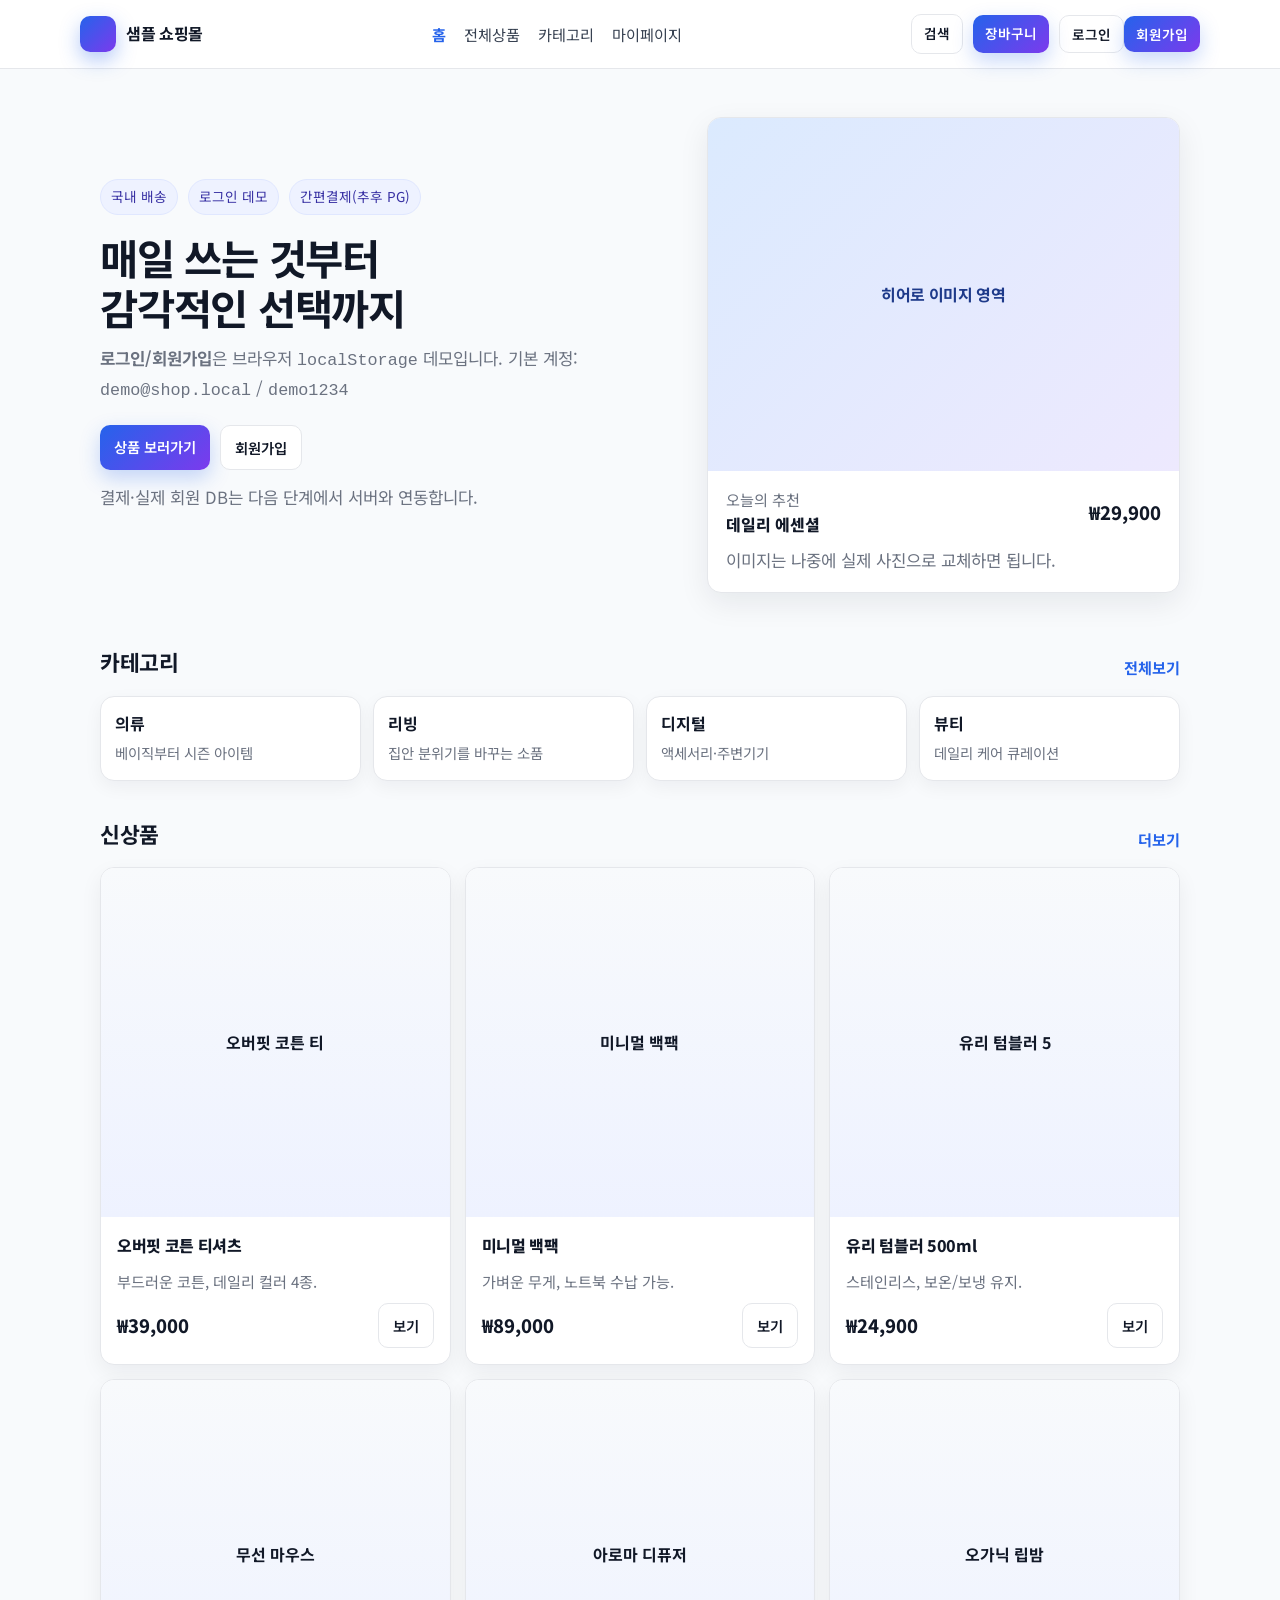
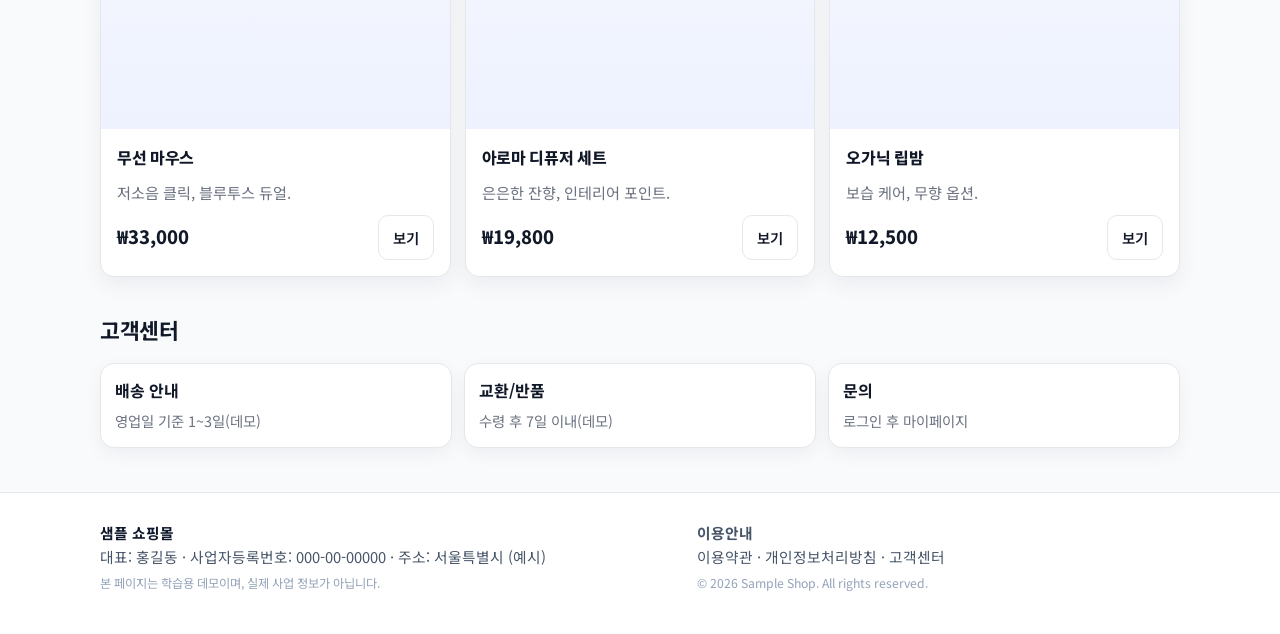
<file: index.html>
<!DOCTYPE html>
<html lang="ko">
<head>
  <meta charset="UTF-8" />
  <meta name="viewport" content="width=device-width, initial-scale=1" />
  <title>샘플 쇼핑몰 | 메인</title>
  <meta name="description" content="학습용 샘플 쇼핑몰 메인 페이지입니다." />
  <link rel="preconnect" href="https://fonts.googleapis.com" />
  <link rel="preconnect" href="https://fonts.gstatic.com" crossorigin />
  <link href="https://fonts.googleapis.com/css2?family=Noto+Sans+KR:wght@400;600;700&display=swap" rel="stylesheet" />
  <link rel="stylesheet" href="css/styles.css" />
</head>
<body>
  <header>
    <div class="wrap nav">
      <a class="logo" href="index.html">
        <span class="logo-mark" aria-hidden="true"></span>
        <span>샘플 쇼핑몰</span>
      </a>
      <nav class="nav-links" aria-label="주요 메뉴">
        <a href="index.html" class="active">홈</a>
        <a href="products.html">전체상품</a>
        <a href="products.html#categories">카테고리</a>
        <a href="mypage.html">마이페이지</a>
      </nav>
      <div class="nav-actions">
        <a class="btn btn-ghost btn-sm" href="products.html">검색</a>
        <a class="btn btn-primary btn-sm" href="cart.html">장바구니 <span id="nav-cart-badge"></span></a>
        <span id="nav-auth"></span>
      </div>
    </div>
  </header>

  <main>
    <section class="hero">
      <div class="wrap hero-grid">
        <div>
          <div class="hero-badges" aria-hidden="true">
            <span class="badge">국내 배송</span>
            <span class="badge">로그인 데모</span>
            <span class="badge">간편결제(추후 PG)</span>
          </div>
          <h1>매일 쓰는 것부터<br />감각적인 선택까지</h1>
          <p>
            <strong>로그인/회원가입</strong>은 브라우저 <code>localStorage</code> 데모입니다.  
            기본 계정: <code>demo@shop.local</code> / <code>demo1234</code>
          </p>
          <div style="display:flex; gap:10px; flex-wrap:wrap;">
            <a class="btn btn-primary" href="products.html">상품 보러가기</a>
            <a class="btn" href="signup.html">회원가입</a>
          </div>
          <p class="muted" style="margin-top:14px;">결제·실제 회원 DB는 다음 단계에서 서버와 연동합니다.</p>
        </div>

        <aside class="hero-card" aria-label="추천 상품 카드">
          <div class="img">히어로 이미지 영역</div>
          <div class="body">
            <div class="mini-row">
              <div>
                <div class="muted">오늘의 추천</div>
                <div style="font-weight:800;">데일리 에센셜</div>
              </div>
              <div class="price">₩29,900</div>
            </div>
            <p class="muted" style="margin:10px 0 0;">이미지는 나중에 실제 사진으로 교체하면 됩니다.</p>
          </div>
        </aside>
      </div>
    </section>

    <section id="categories">
      <div class="wrap">
        <div class="section-head">
          <h2>카테고리</h2>
          <a class="link" href="products.html">전체보기</a>
        </div>
        <div class="cats">
          <div class="cat"><strong>의류</strong><span>베이직부터 시즌 아이템</span></div>
          <div class="cat"><strong>리빙</strong><span>집안 분위기를 바꾸는 소품</span></div>
          <div class="cat"><strong>디지털</strong><span>액세서리·주변기기</span></div>
          <div class="cat"><strong>뷰티</strong><span>데일리 케어 큐레이션</span></div>
        </div>
      </div>
    </section>

    <section id="products">
      <div class="wrap">
        <div class="section-head">
          <h2>신상품</h2>
          <a class="link" href="products.html">더보기</a>
        </div>
        <div class="grid" id="home-products"></div>
      </div>
    </section>

    <section id="support">
      <div class="wrap">
        <div class="section-head">
          <h2>고객센터</h2>
        </div>
        <div class="cats" style="grid-template-columns: repeat(3, 1fr);">
          <div class="cat"><strong>배송 안내</strong><span>영업일 기준 1~3일(데모)</span></div>
          <div class="cat"><strong>교환/반품</strong><span>수령 후 7일 이내(데모)</span></div>
          <div class="cat"><strong>문의</strong><span>로그인 후 마이페이지</span></div>
        </div>
      </div>
    </section>
  </main>

  <footer>
    <div class="wrap foot-grid">
      <div>
        <strong style="color:#0f172a;">샘플 쇼핑몰</strong>
        <div>대표: 홍길동 · 사업자등록번호: 000-00-00000 · 주소: 서울특별시 (예시)</div>
        <small>본 페이지는 학습용 데모이며, 실제 사업 정보가 아닙니다.</small>
      </div>
      <div>
        <div><strong>이용안내</strong></div>
        <div>이용약관 · 개인정보처리방침 · 고객센터</div>
        <small>© <span id="year"></span> Sample Shop. All rights reserved.</small>
      </div>
    </div>
  </footer>

  <script src="js/data.js"></script>
  <script src="js/cart.js"></script>
  <script src="js/auth.js"></script>
  <script src="js/common.js"></script>
  <script>
    document.getElementById("year").textContent = new Date().getFullYear();
    (function () {
      var grid = document.getElementById("home-products");
      if (!grid || !window.SHOP_PRODUCTS) return;
      function fmt(n) { return "₩" + Number(n).toLocaleString("ko-KR"); }
      grid.innerHTML = SHOP_PRODUCTS.slice(0, 6)
        .map(function (p) {
          return (
            '<article class="product">' +
            '<a href="product-detail.html?id=' + encodeURIComponent(p.id) + '" class="thumb" style="text-decoration:none;color:inherit;">' + p.name.slice(0, 8) + "</a>" +
            '<div class="pbody">' +
            '<div class="title"><a href="product-detail.html?id=' + encodeURIComponent(p.id) + '" style="color:inherit;">' + p.name + "</a></div>" +
            '<p class="desc">' + p.desc + "</p>" +
            '<div class="row">' +
            '<div class="price">' + fmt(p.price) + "</div>" +
            '<a class="btn" href="product-detail.html?id=' + encodeURIComponent(p.id) + '">보기</a>' +
            "</div></div></article>"
          );
        })
        .join("");
    })();
  </script>
</body>
</html>
</file>
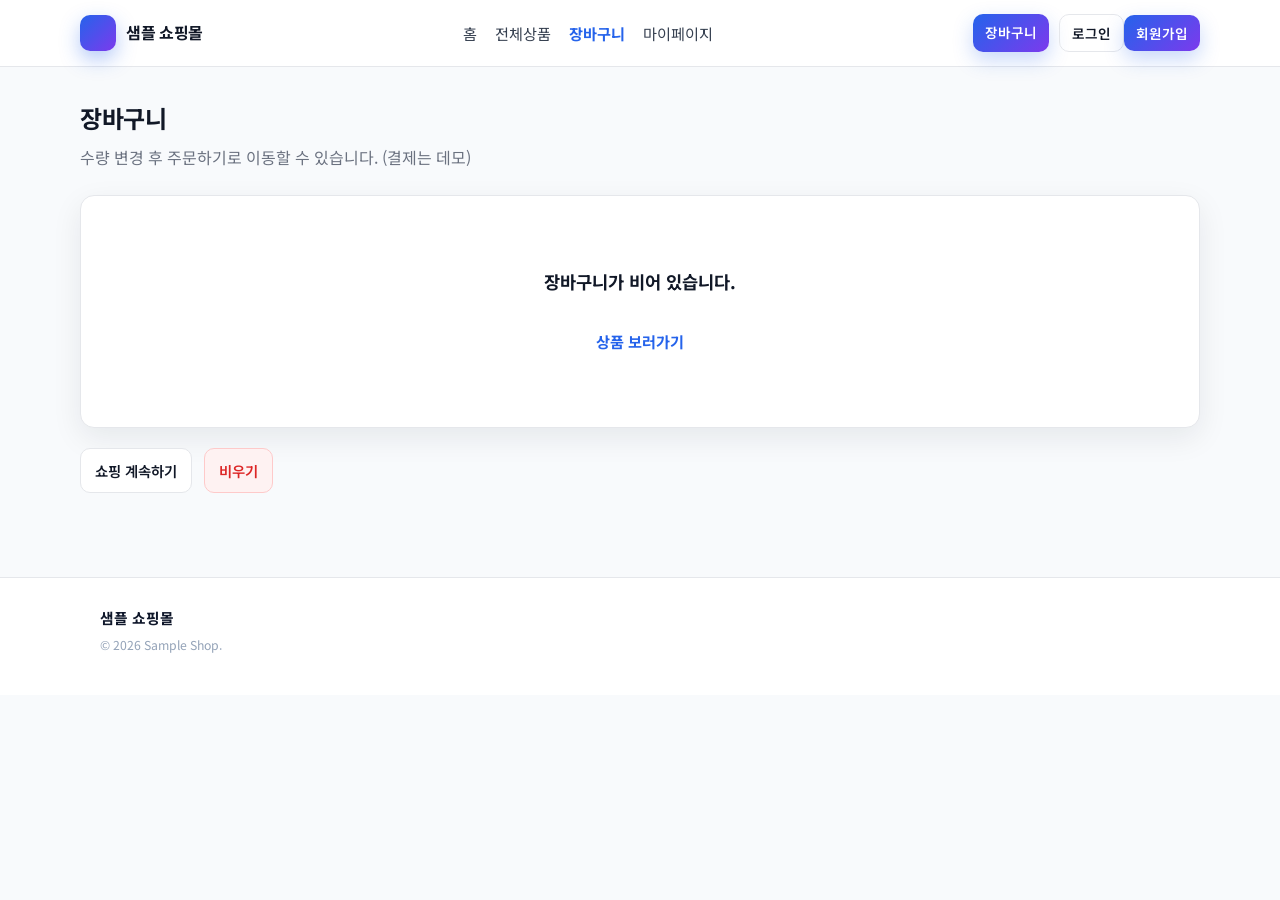
<file: cart.html>
<!DOCTYPE html>
<html lang="ko">
<head>
  <meta charset="UTF-8" />
  <meta name="viewport" content="width=device-width, initial-scale=1" />
  <title>장바구니 | 샘플 쇼핑몰</title>
  <link rel="preconnect" href="https://fonts.googleapis.com" />
  <link rel="preconnect" href="https://fonts.gstatic.com" crossorigin />
  <link href="https://fonts.googleapis.com/css2?family=Noto+Sans+KR:wght@400;600;700&display=swap" rel="stylesheet" />
  <link rel="stylesheet" href="css/styles.css" />
</head>
<body>
  <header>
    <div class="wrap nav">
      <a class="logo" href="index.html">
        <span class="logo-mark"></span>
        <span>샘플 쇼핑몰</span>
      </a>
      <nav class="nav-links">
        <a href="index.html">홈</a>
        <a href="products.html">전체상품</a>
        <a href="cart.html" class="active">장바구니</a>
        <a href="mypage.html">마이페이지</a>
      </nav>
      <div class="nav-actions">
        <a class="btn btn-primary btn-sm" href="cart.html">장바구니 <span id="nav-cart-badge"></span></a>
        <span id="nav-auth"></span>
      </div>
    </div>
  </header>

  <main class="wrap" style="padding:32px 0 48px;">
    <h1 class="page-title">장바구니</h1>
    <p class="page-lead">수량 변경 후 주문하기로 이동할 수 있습니다. (결제는 데모)</p>

    <div id="cart-root"></div>

    <div style="margin-top:20px; display:flex; gap:12px; flex-wrap:wrap;">
      <a class="btn" href="products.html">쇼핑 계속하기</a>
      <button type="button" class="btn btn-danger" id="btn-clear">비우기</button>
    </div>
  </main>

  <footer>
    <div class="wrap foot-grid">
      <div>
        <strong style="color:#0f172a;">샘플 쇼핑몰</strong>
        <small>© <span id="year"></span> Sample Shop.</small>
      </div>
    </div>
  </footer>

  <script src="js/data.js"></script>
  <script src="js/cart.js"></script>
  <script src="js/auth.js"></script>
  <script src="js/common.js"></script>
  <script>
    document.getElementById("year").textContent = new Date().getFullYear();

    function findProduct(id) {
      return SHOP_PRODUCTS.find(function (x) { return x.id === id; });
    }

    function fmt(n) { return "₩" + Number(n).toLocaleString("ko-KR"); }

    function render() {
      var root = document.getElementById("cart-root");
      var items = ShopCart.load();
      if (items.length === 0) {
        root.innerHTML =
          '<div class="card-panel"><div class="empty-state"><strong>장바구니가 비어 있습니다.</strong><br />' +
          '<a class="link" href="products.html">상품 보러가기</a></div></div>';
        return;
      }

      var rows = [];
      var sum = 0;
      items.forEach(function (line) {
        var p = findProduct(line.id);
        if (!p) return;
        var sub = p.price * line.qty;
        sum += sub;
        rows.push(
          "<tr>" +
          "<td><a class=\"link\" href=\"product-detail.html?id=" + encodeURIComponent(p.id) + "\">" + p.name + "</a></td>" +
          "<td>" + fmt(p.price) + "</td>" +
          "<td>" +
          '<input type="number" min="1" data-id="' +
          p.id +
          '" class="cart-qty" value="' +
          line.qty +
          '" style="width:64px;padding:6px;border-radius:8px;border:1px solid var(--border);" />' +
          "</td>" +
          "<td>" + fmt(sub) + "</td>" +
          "<td><button type=\"button\" class=\"btn btn-sm btn-danger\" data-remove=\"" +
          p.id +
          '">삭제</button></td>' +
          "</tr>"
        );
      });

      root.innerHTML =
        '<div class="table-wrap card-panel" style="padding:0;">' +
        "<table class=\"simple\"><thead><tr>" +
        "<th>상품</th><th>가격</th><th>수량</th><th>소계</th><th></th>" +
        "</tr></thead><tbody>" +
        rows.join("") +
        "</tbody></table></div>" +
        '<div style="display:flex; justify-content:space-between; align-items:center; margin-top:16px; flex-wrap:wrap; gap:12px;">' +
        "<div><strong>합계</strong> <span style=\"font-size:1.25rem;\">" + fmt(sum) + "</span></div>" +
        '<a class="btn btn-primary" href="checkout.html">주문하기</a>' +
        "</div>";

      root.querySelectorAll(".cart-qty").forEach(function (inp) {
        inp.addEventListener("change", function () {
          var id = inp.getAttribute("data-id");
          ShopCart.setQty(id, inp.value);
          render();
          var badge = document.getElementById("nav-cart-badge");
          if (badge) badge.textContent = ShopCart.count() > 0 ? "(" + ShopCart.count() + ")" : "";
        });
      });
      root.querySelectorAll("[data-remove]").forEach(function (btn) {
        btn.addEventListener("click", function () {
          ShopCart.remove(btn.getAttribute("data-remove"));
          render();
          var badge = document.getElementById("nav-cart-badge");
          if (badge) badge.textContent = ShopCart.count() > 0 ? "(" + ShopCart.count() + ")" : "";
        });
      });
    }

    document.getElementById("btn-clear").addEventListener("click", function () {
      if (confirm("장바구니를 비울까요?")) {
        ShopCart.clear();
        render();
        var badge = document.getElementById("nav-cart-badge");
        if (badge) badge.textContent = "";
      }
    });

    render();
  </script>
</body>
</html>
</file>
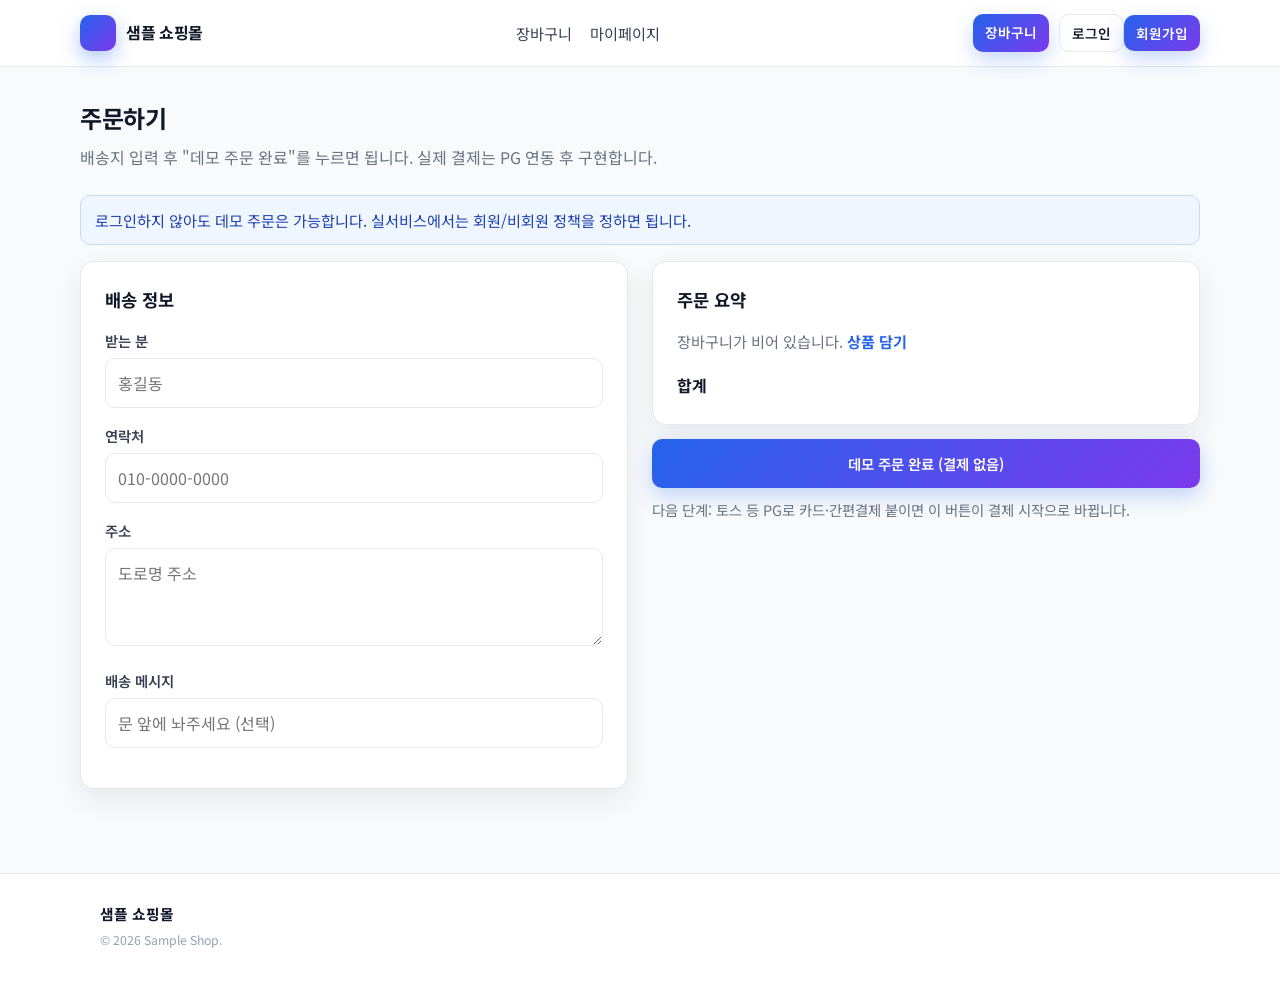
<file: checkout.html>
<!DOCTYPE html>
<html lang="ko">
<head>
  <meta charset="UTF-8" />
  <meta name="viewport" content="width=device-width, initial-scale=1" />
  <title>주문/결제 | 샘플 쇼핑몰</title>
  <link rel="preconnect" href="https://fonts.googleapis.com" />
  <link rel="preconnect" href="https://fonts.gstatic.com" crossorigin />
  <link href="https://fonts.googleapis.com/css2?family=Noto+Sans+KR:wght@400;600;700&display=swap" rel="stylesheet" />
  <link rel="stylesheet" href="css/styles.css" />
</head>
<body>
  <header>
    <div class="wrap nav">
      <a class="logo" href="index.html">
        <span class="logo-mark"></span>
        <span>샘플 쇼핑몰</span>
      </a>
      <nav class="nav-links">
        <a href="cart.html">장바구니</a>
        <a href="mypage.html">마이페이지</a>
      </nav>
      <div class="nav-actions">
        <a class="btn btn-primary btn-sm" href="cart.html">장바구니 <span id="nav-cart-badge"></span></a>
        <span id="nav-auth"></span>
      </div>
    </div>
  </header>

  <main class="wrap" style="padding:32px 0 48px;">
    <h1 class="page-title">주문하기</h1>
    <p class="page-lead">배송지 입력 후 &quot;데모 주문 완료&quot;를 누르면 됩니다. 실제 결제는 PG 연동 후 구현합니다.</p>

    <div class="alert alert-info">
      로그인하지 않아도 데모 주문은 가능합니다. 실서비스에서는 회원/비회원 정책을 정하면 됩니다.
    </div>

    <div class="split-2">
      <div class="card-panel">
        <h2 style="margin-top:0;font-size:1.1rem;">배송 정보</h2>
        <div class="form-group">
          <label for="recv">받는 분</label>
          <input type="text" id="recv" placeholder="홍길동" />
        </div>
        <div class="form-group">
          <label for="phone">연락처</label>
          <input type="tel" id="phone" placeholder="010-0000-0000" />
        </div>
        <div class="form-group">
          <label for="addr">주소</label>
          <textarea id="addr" rows="3" placeholder="도로명 주소"></textarea>
        </div>
        <div class="form-group">
          <label for="msg">배송 메시지</label>
          <input type="text" id="msg" placeholder="문 앞에 놔주세요 (선택)" />
        </div>
      </div>

      <div>
        <div class="card-panel" style="margin-bottom:14px;">
          <h2 style="margin-top:0;font-size:1.1rem;">주문 요약</h2>
          <div id="checkout-lines" class="muted">불러오는 중…</div>
          <p style="margin:16px 0 0;"><strong>합계</strong> <span id="checkout-sum" style="font-size:1.2rem;"></span></p>
        </div>
        <button type="button" class="btn btn-primary" id="btn-submit" style="width:100%; padding:14px;">
          데모 주문 완료 (결제 없음)
        </button>
        <p class="muted" style="font-size:0.9rem; margin-top:10px;">
          다음 단계: 토스 등 PG로 카드·간편결제 붙이면 이 버튼이 결제 시작으로 바뀝니다.
        </p>
      </div>
    </div>
  </main>

  <footer>
    <div class="wrap foot-grid">
      <div>
        <strong style="color:#0f172a;">샘플 쇼핑몰</strong>
        <small>© <span id="year"></span> Sample Shop.</small>
      </div>
    </div>
  </footer>

  <script src="js/data.js"></script>
  <script src="js/cart.js"></script>
  <script src="js/auth.js"></script>
  <script src="js/common.js"></script>
  <script>
    document.getElementById("year").textContent = new Date().getFullYear();

    function findProduct(id) {
      return SHOP_PRODUCTS.find(function (x) { return x.id === id; });
    }
    function fmt(n) { return "₩" + Number(n).toLocaleString("ko-KR"); }

    (function () {
      var items = ShopCart.load();
      var el = document.getElementById("checkout-lines");
      var sumEl = document.getElementById("checkout-sum");
      if (items.length === 0) {
        el.innerHTML = '장바구니가 비어 있습니다. <a class="link" href="products.html">상품 담기</a>';
        sumEl.textContent = "";
        document.getElementById("btn-submit").disabled = true;
        return;
      }
      var sum = 0;
      var lines = items
        .map(function (line) {
          var p = findProduct(line.id);
          if (!p) return "";
          var sub = p.price * line.qty;
          sum += sub;
          return "<div style=\"margin-bottom:8px;\">" + p.name + " × " + line.qty + " = " + fmt(sub) + "</div>";
        })
        .join("");
      el.innerHTML = lines;
      sumEl.textContent = fmt(sum);
    })();

    document.getElementById("btn-submit").addEventListener("click", function () {
      if (ShopCart.load().length === 0) return;
      var recv = document.getElementById("recv").value.trim();
      var phone = document.getElementById("phone").value.trim();
      var addr = document.getElementById("addr").value.trim();
      if (!recv || !phone || !addr) {
        alert("받는 분, 연락처, 주소를 입력해 주세요.");
        return;
      }
      ShopCart.clear();
      window.location.href = "order-complete.html";
    });
  </script>
</body>
</html>
</file>
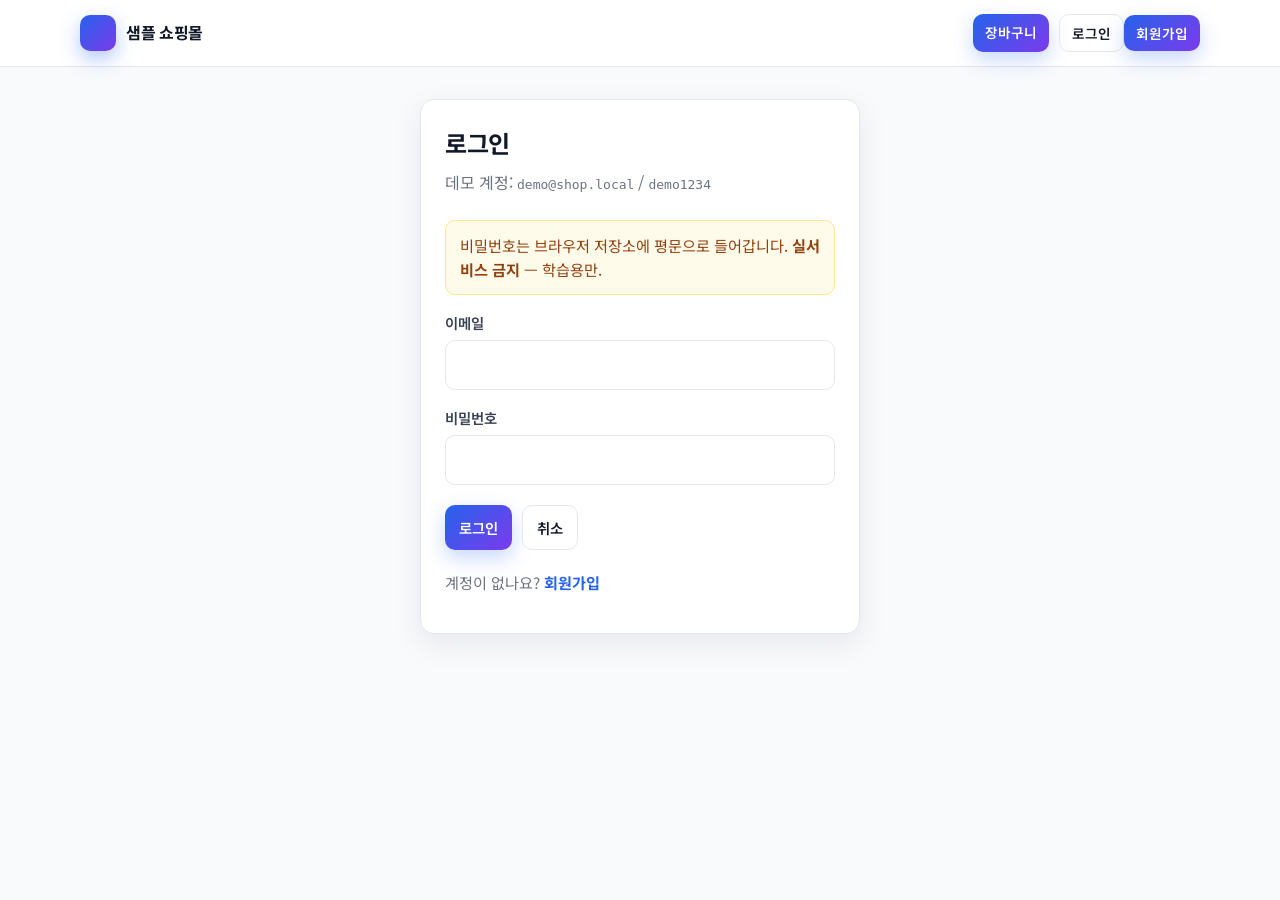
<file: login.html>
<!DOCTYPE html>
<html lang="ko">
<head>
  <meta charset="UTF-8" />
  <meta name="viewport" content="width=device-width, initial-scale=1" />
  <title>로그인 | 샘플 쇼핑몰</title>
  <link rel="preconnect" href="https://fonts.googleapis.com" />
  <link rel="preconnect" href="https://fonts.gstatic.com" crossorigin />
  <link href="https://fonts.googleapis.com/css2?family=Noto+Sans+KR:wght@400;600;700&display=swap" rel="stylesheet" />
  <link rel="stylesheet" href="css/styles.css" />
</head>
<body>
  <header>
    <div class="wrap nav">
      <a class="logo" href="index.html">
        <span class="logo-mark"></span>
        <span>샘플 쇼핑몰</span>
      </a>
      <div class="nav-actions" style="margin-left:auto;">
        <a class="btn btn-primary btn-sm" href="cart.html">장바구니 <span id="nav-cart-badge"></span></a>
        <span id="nav-auth"></span>
      </div>
    </div>
  </header>

  <main class="wrap auth-layout">
    <div class="card-panel">
      <h1 class="page-title">로그인</h1>
      <p class="page-lead">데모 계정: <code>demo@shop.local</code> / <code>demo1234</code></p>

      <div class="alert alert-warn" id="demo-note">
        비밀번호는 브라우저 저장소에 평문으로 들어갑니다. <strong>실서비스 금지</strong> — 학습용만.
      </div>

      <form id="form-login" novalidate>
        <div class="form-group">
          <label for="email">이메일</label>
          <input type="email" id="email" name="email" required autocomplete="username" />
        </div>
        <div class="form-group">
          <label for="password">비밀번호</label>
          <input type="password" id="password" name="password" required autocomplete="current-password" />
        </div>
        <p class="form-error" id="form-error">로그인에 실패했습니다.</p>
        <div class="form-actions">
          <button type="submit" class="btn btn-primary">로그인</button>
          <a class="btn" href="index.html">취소</a>
        </div>
      </form>

      <p style="margin-top:20px;" class="muted">
        계정이 없나요? <a class="link" href="signup.html">회원가입</a>
      </p>
    </div>
  </main>

  <script src="js/cart.js"></script>
  <script src="js/auth.js"></script>
  <script src="js/common.js"></script>
  <script>
    document.getElementById("form-login").addEventListener("submit", function (e) {
      e.preventDefault();
      var err = document.getElementById("form-error");
      err.classList.remove("show");
      var email = document.getElementById("email").value;
      var password = document.getElementById("password").value;
      var res = ShopAuth.login(email, password);
      if (!res.ok) {
        err.textContent = res.message;
        err.classList.add("show");
        return;
      }
      var next = new URLSearchParams(location.search).get("next");
      var safe = ["mypage.html", "cart.html", "checkout.html", "index.html"];
      if (next && safe.indexOf(next) !== -1) {
        window.location.href = next;
      } else {
        window.location.href = "index.html";
      }
    });

    if (ShopAuth.isLoggedIn()) {
      window.location.href = "mypage.html";
    }
  </script>
</body>
</html>
</file>
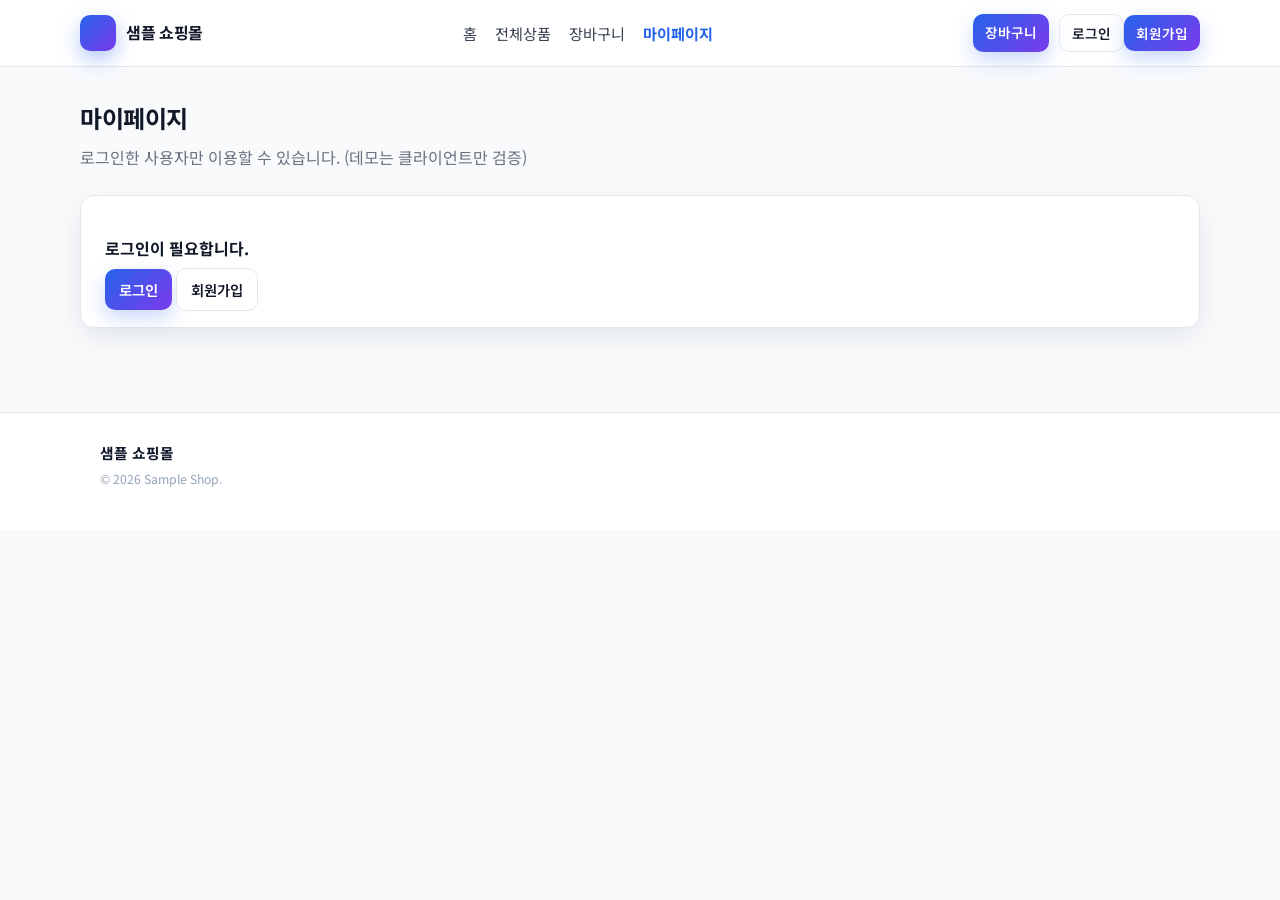
<file: mypage.html>
<!DOCTYPE html>
<html lang="ko">
<head>
  <meta charset="UTF-8" />
  <meta name="viewport" content="width=device-width, initial-scale=1" />
  <title>마이페이지 | 샘플 쇼핑몰</title>
  <link rel="preconnect" href="https://fonts.googleapis.com" />
  <link rel="preconnect" href="https://fonts.gstatic.com" crossorigin />
  <link href="https://fonts.googleapis.com/css2?family=Noto+Sans+KR:wght@400;600;700&display=swap" rel="stylesheet" />
  <link rel="stylesheet" href="css/styles.css" />
</head>
<body>
  <header>
    <div class="wrap nav">
      <a class="logo" href="index.html">
        <span class="logo-mark"></span>
        <span>샘플 쇼핑몰</span>
      </a>
      <nav class="nav-links">
        <a href="index.html">홈</a>
        <a href="products.html">전체상품</a>
        <a href="cart.html">장바구니</a>
        <a href="mypage.html" class="active">마이페이지</a>
      </nav>
      <div class="nav-actions">
        <a class="btn btn-primary btn-sm" href="cart.html">장바구니 <span id="nav-cart-badge"></span></a>
        <span id="nav-auth"></span>
      </div>
    </div>
  </header>

  <main class="wrap" style="padding:32px 0 48px;">
    <h1 class="page-title">마이페이지</h1>
    <p class="page-lead">로그인한 사용자만 이용할 수 있습니다. (데모는 클라이언트만 검증)</p>

    <div id="guest-block" class="card-panel" style="display:none;">
      <p><strong>로그인이 필요합니다.</strong></p>
      <a class="btn btn-primary" href="login.html?next=mypage.html">로그인</a>
      <a class="btn" href="signup.html">회원가입</a>
    </div>

    <div id="user-block" style="display:none;">
      <div class="split-2">
        <div class="card-panel">
          <h2 style="margin-top:0;font-size:1.15rem;">회원 정보</h2>
          <p id="user-name"></p>
          <p id="user-email" class="muted" style="margin-bottom:0;"></p>
          <p class="muted" style="font-size:0.9rem; margin-top:12px;">
            실서비스에서는 여기서 비밀번호 변경, 주소록, 쿠폰 등이 붙습니다.
          </p>
        </div>
        <div class="card-panel">
          <h2 style="margin-top:0;font-size:1.15rem;">주문 내역</h2>
          <p class="muted">데모에서는 서버에 주문이 저장되지 않습니다.</p>
          <p class="muted">다음 단계: 주문 API + DB 연동 후 목록 표시.</p>
          <div class="table-wrap" style="margin-top:12px;">
            <table class="simple">
              <thead><tr><th>주문번호</th><th>상태</th><th>비고</th></tr></thead>
              <tbody>
                <tr><td colspan="3" style="text-align:center;color:var(--muted);">내역 없음 (데모)</td></tr>
              </tbody>
            </table>
          </div>
        </div>
      </div>
    </div>
  </main>

  <footer>
    <div class="wrap foot-grid">
      <div>
        <strong style="color:#0f172a;">샘플 쇼핑몰</strong>
        <small>© <span id="year"></span> Sample Shop.</small>
      </div>
    </div>
  </footer>

  <script src="js/cart.js"></script>
  <script src="js/auth.js"></script>
  <script src="js/common.js"></script>
  <script>
    document.getElementById("year").textContent = new Date().getFullYear();

    var guest = document.getElementById("guest-block");
    var userBlock = document.getElementById("user-block");

    if (!ShopAuth.isLoggedIn()) {
      guest.style.display = "block";
    } else {
      userBlock.style.display = "block";
      var u = ShopAuth.currentUser();
      document.getElementById("user-name").innerHTML = "<strong>" + u.name + "</strong> 님, 환영합니다.";
      document.getElementById("user-email").textContent = u.email;
    }
  </script>
</body>
</html>
</file>
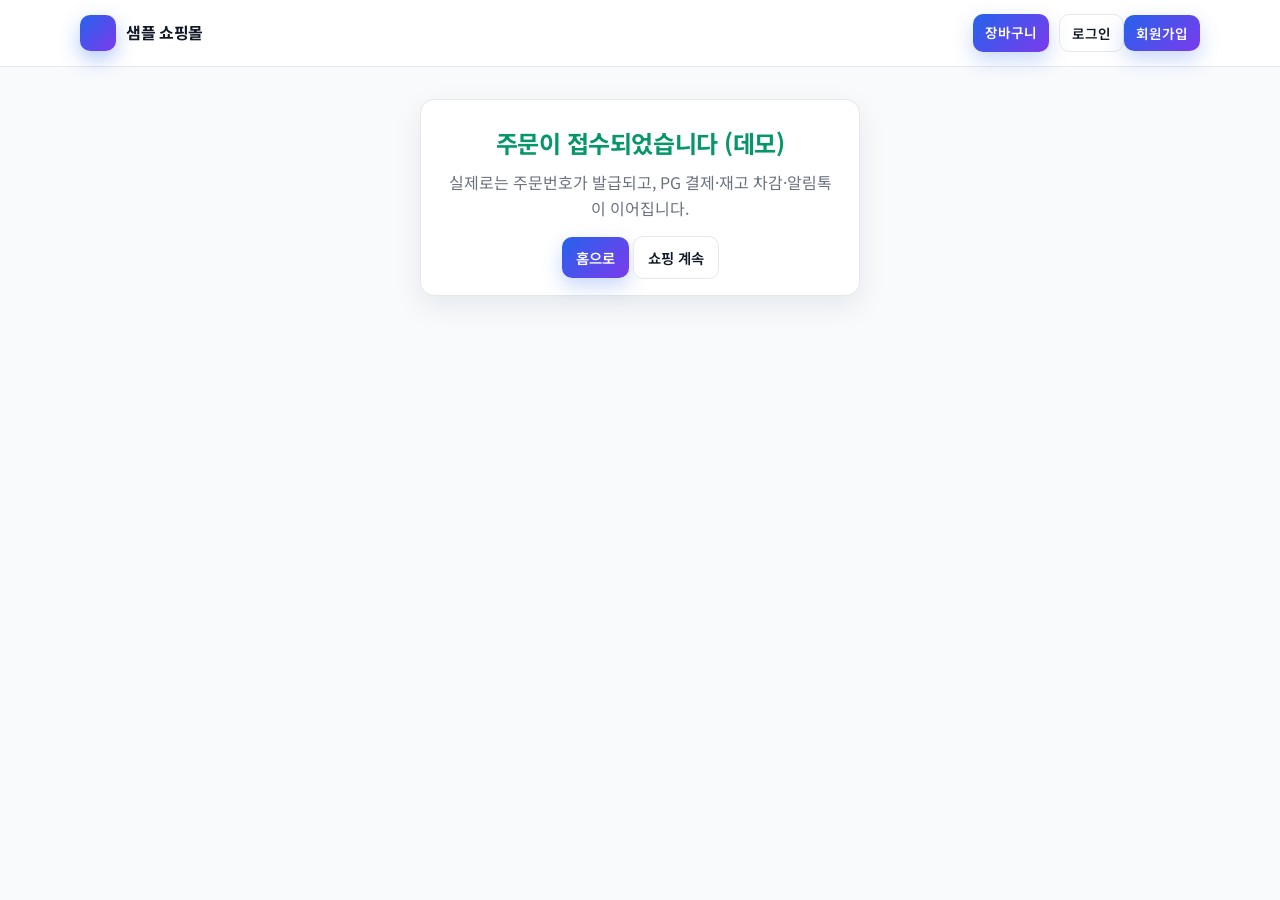
<file: order-complete.html>
<!DOCTYPE html>
<html lang="ko">
<head>
  <meta charset="UTF-8" />
  <meta name="viewport" content="width=device-width, initial-scale=1" />
  <title>주문 완료 | 샘플 쇼핑몰</title>
  <link rel="preconnect" href="https://fonts.googleapis.com" />
  <link rel="preconnect" href="https://fonts.gstatic.com" crossorigin />
  <link href="https://fonts.googleapis.com/css2?family=Noto+Sans+KR:wght@400;600;700&display=swap" rel="stylesheet" />
  <link rel="stylesheet" href="css/styles.css" />
</head>
<body>
  <header>
    <div class="wrap nav">
      <a class="logo" href="index.html">
        <span class="logo-mark"></span>
        <span>샘플 쇼핑몰</span>
      </a>
      <div class="nav-actions" style="margin-left:auto;">
        <a class="btn btn-primary btn-sm" href="cart.html">장바구니 <span id="nav-cart-badge"></span></a>
        <span id="nav-auth"></span>
      </div>
    </div>
  </header>

  <main class="wrap auth-layout">
    <div class="card-panel" style="text-align:center;">
      <h1 class="page-title" style="color:var(--ok);">주문이 접수되었습니다 (데모)</h1>
      <p class="page-lead">실제로는 주문번호가 발급되고, PG 결제·재고 차감·알림톡이 이어집니다.</p>
      <a class="btn btn-primary" href="index.html">홈으로</a>
      <a class="btn" href="products.html">쇼핑 계속</a>
    </div>
  </main>

  <script src="js/cart.js"></script>
  <script src="js/auth.js"></script>
  <script src="js/common.js"></script>
</body>
</html>
</file>
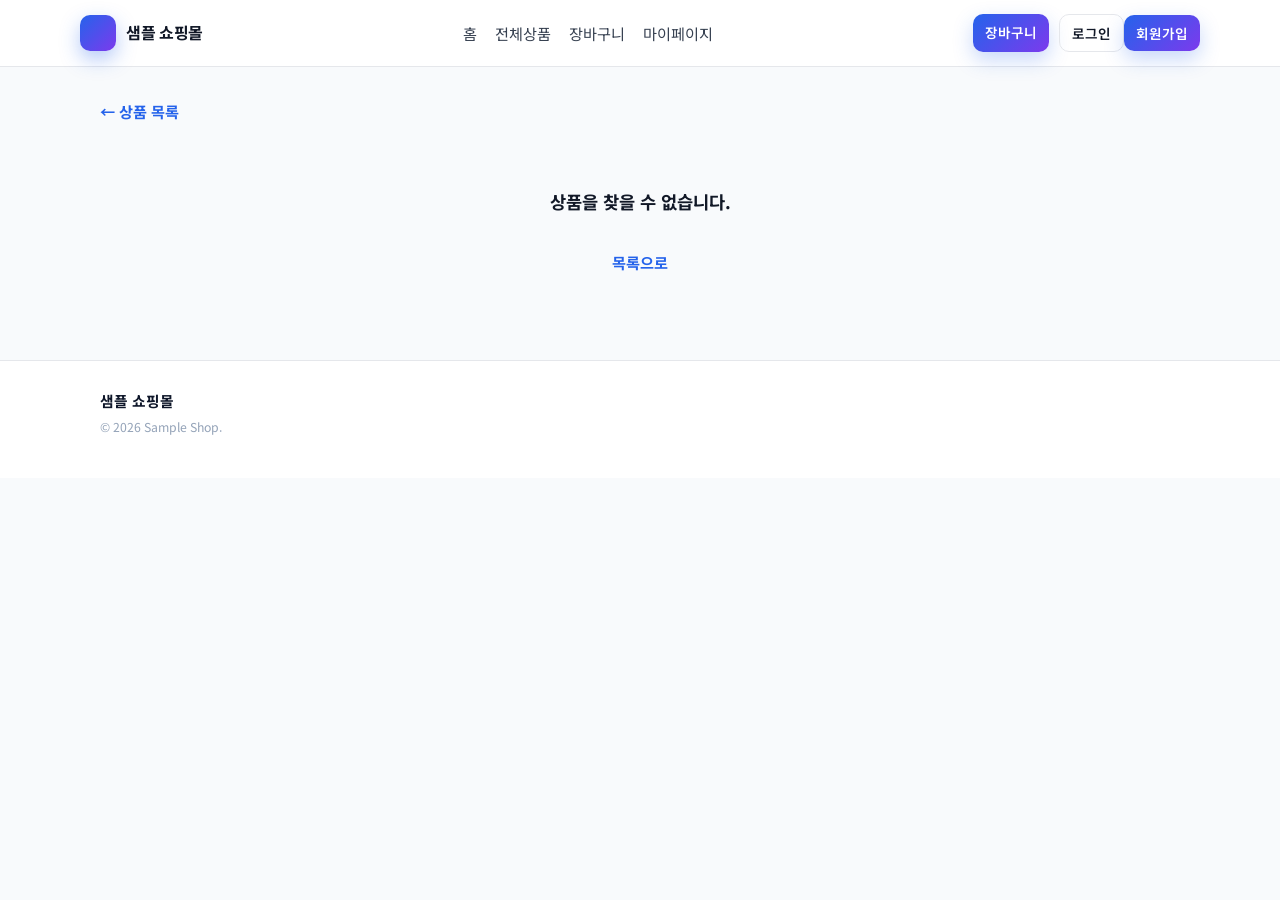
<file: product-detail.html>
<!DOCTYPE html>
<html lang="ko">
<head>
  <meta charset="UTF-8" />
  <meta name="viewport" content="width=device-width, initial-scale=1" />
  <title>상품 상세 | 샘플 쇼핑몰</title>
  <link rel="preconnect" href="https://fonts.googleapis.com" />
  <link rel="preconnect" href="https://fonts.gstatic.com" crossorigin />
  <link href="https://fonts.googleapis.com/css2?family=Noto+Sans+KR:wght@400;600;700&display=swap" rel="stylesheet" />
  <link rel="stylesheet" href="css/styles.css" />
</head>
<body>
  <header>
    <div class="wrap nav">
      <a class="logo" href="index.html">
        <span class="logo-mark"></span>
        <span>샘플 쇼핑몰</span>
      </a>
      <nav class="nav-links">
        <a href="index.html">홈</a>
        <a href="products.html">전체상품</a>
        <a href="cart.html">장바구니</a>
        <a href="mypage.html">마이페이지</a>
      </nav>
      <div class="nav-actions">
        <a class="btn btn-primary btn-sm" href="cart.html">장바구니 <span id="nav-cart-badge"></span></a>
        <span id="nav-auth"></span>
      </div>
    </div>
  </header>

  <main class="wrap">
    <p style="padding-top:16px;"><a class="link" href="products.html">← 상품 목록</a></p>

    <div id="detail-root">
      <div class="empty-state">
        <strong>상품을 불러오는 중…</strong>
      </div>
    </div>
  </main>

  <footer>
    <div class="wrap foot-grid">
      <div>
        <strong style="color:#0f172a;">샘플 쇼핑몰</strong>
        <small>© <span id="year"></span> Sample Shop.</small>
      </div>
    </div>
  </footer>

  <script src="js/data.js"></script>
  <script src="js/cart.js"></script>
  <script src="js/auth.js"></script>
  <script src="js/common.js"></script>
  <script>
    document.getElementById("year").textContent = new Date().getFullYear();

    function qs(name) {
      var p = new URLSearchParams(window.location.search);
      return p.get(name);
    }

    function fmt(n) { return "₩" + Number(n).toLocaleString("ko-KR"); }

    (function () {
      var id = qs("id");
      var root = document.getElementById("detail-root");
      if (!id || !window.SHOP_PRODUCTS) {
        root.innerHTML =
          '<div class="empty-state"><strong>상품을 찾을 수 없습니다.</strong><br /><a class="link" href="products.html">목록으로</a></div>';
        return;
      }
      var p = SHOP_PRODUCTS.find(function (x) { return x.id === id; });
      if (!p) {
        root.innerHTML =
          '<div class="empty-state"><strong>상품을 찾을 수 없습니다.</strong><br /><a class="link" href="products.html">목록으로</a></div>';
        return;
      }

      root.innerHTML =
        '<div class="detail-hero">' +
        '<div class="detail-thumb" aria-hidden="true">' + p.name + "</div>" +
        "<div>" +
        '<p class="muted" style="margin:0 0 8px;">' + p.category + "</p>" +
        '<h1 class="page-title" style="margin-bottom:12px;">' + p.name + "</h1>" +
        '<p class="page-lead" style="margin-bottom:20px;">' + p.desc + "</p>" +
        '<p class="price" style="font-size:1.5rem;margin-bottom:20px;">' + fmt(p.price) + "</p>" +
        '<div class="qty-row" style="margin-bottom:16px;">' +
        "<label for=\"qty\">수량</label>" +
        '<input type="number" id="qty" min="1" value="1" />' +
        "</div>" +
        '<div style="display:flex; gap:10px; flex-wrap:wrap;">' +
        '<button type="button" class="btn btn-primary" id="btn-add">장바구니 담기</button>' +
        '<a class="btn" href="cart.html">장바구니 가기</a>' +
        "</div></div></div>";

      document.getElementById("btn-add").addEventListener("click", function () {
        var q = parseInt(document.getElementById("qty").value, 10) || 1;
        ShopCart.add(p.id, q);
        var badge = document.getElementById("nav-cart-badge");
        if (badge) badge.textContent = ShopCart.count() > 0 ? "(" + ShopCart.count() + ")" : "";
        alert("장바구니에 담았습니다. (데모)");
      });
    })();
  </script>
</body>
</html>
</file>
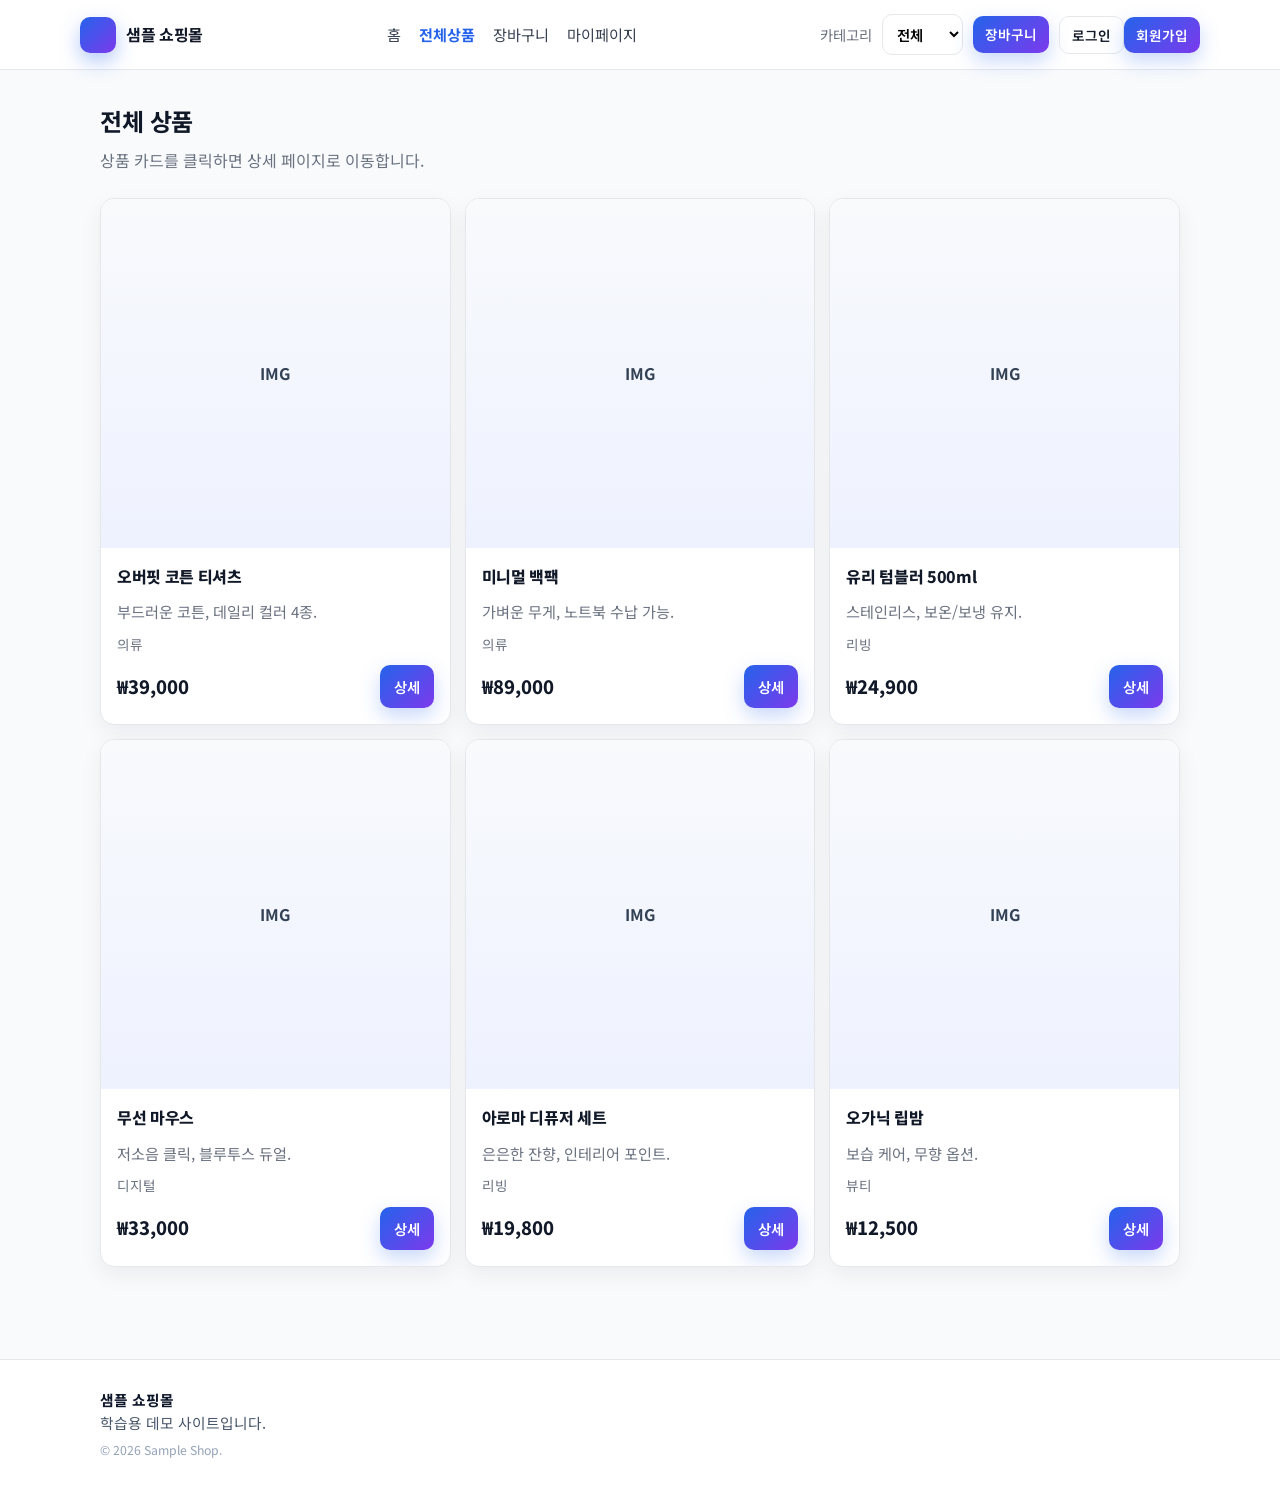
<file: products.html>
<!DOCTYPE html>
<html lang="ko">
<head>
  <meta charset="UTF-8" />
  <meta name="viewport" content="width=device-width, initial-scale=1" />
  <title>전체 상품 | 샘플 쇼핑몰</title>
  <link rel="preconnect" href="https://fonts.googleapis.com" />
  <link rel="preconnect" href="https://fonts.gstatic.com" crossorigin />
  <link href="https://fonts.googleapis.com/css2?family=Noto+Sans+KR:wght@400;600;700&display=swap" rel="stylesheet" />
  <link rel="stylesheet" href="css/styles.css" />
</head>
<body>
  <header>
    <div class="wrap nav">
      <a class="logo" href="index.html">
        <span class="logo-mark"></span>
        <span>샘플 쇼핑몰</span>
      </a>
      <nav class="nav-links">
        <a href="index.html">홈</a>
        <a href="products.html" class="active">전체상품</a>
        <a href="cart.html">장바구니</a>
        <a href="mypage.html">마이페이지</a>
      </nav>
      <div class="nav-actions">
        <label class="muted" style="font-size:0.9rem;">카테고리</label>
        <select id="filter-cat" class="btn" style="padding:8px 10px;">
          <option value="">전체</option>
          <option value="의류">의류</option>
          <option value="리빙">리빙</option>
          <option value="디지털">디지털</option>
          <option value="뷰티">뷰티</option>
        </select>
        <a class="btn btn-primary btn-sm" href="cart.html">장바구니 <span id="nav-cart-badge"></span></a>
        <span id="nav-auth"></span>
      </div>
    </div>
  </header>

  <main class="wrap" style="padding-bottom:48px;">
    <section id="categories" style="padding-top:32px;">
      <h1 class="page-title">전체 상품</h1>
      <p class="page-lead">상품 카드를 클릭하면 상세 페이지로 이동합니다.</p>
      <div class="grid" id="product-grid"></div>
    </section>
  </main>

  <footer>
    <div class="wrap foot-grid">
      <div>
        <strong style="color:#0f172a;">샘플 쇼핑몰</strong>
        <div>학습용 데모 사이트입니다.</div>
        <small>© <span id="year"></span> Sample Shop.</small>
      </div>
    </div>
  </footer>

  <script src="js/data.js"></script>
  <script src="js/cart.js"></script>
  <script src="js/auth.js"></script>
  <script src="js/common.js"></script>
  <script>
    document.getElementById("year").textContent = new Date().getFullYear();

    function fmt(n) { return "₩" + Number(n).toLocaleString("ko-KR"); }

    function render(list) {
      var grid = document.getElementById("product-grid");
      grid.innerHTML = list
        .map(function (p) {
          return (
            '<article class="product">' +
            '<a href="product-detail.html?id=' + encodeURIComponent(p.id) + '" class="thumb" style="text-decoration:none;">IMG</a>' +
            '<div class="pbody">' +
            '<div class="title"><a href="product-detail.html?id=' + encodeURIComponent(p.id) + '" style="color:inherit;">' + p.name + "</a></div>" +
            '<p class="desc">' + p.desc + "</p>" +
            '<p class="muted" style="margin:0;font-size:0.85rem;">' + p.category + "</p>" +
            '<div class="row">' +
            '<div class="price">' + fmt(p.price) + "</div>" +
            '<a class="btn btn-primary" href="product-detail.html?id=' + encodeURIComponent(p.id) + '">상세</a>' +
            "</div></div></article>"
          );
        })
        .join("");
    }

    function applyFilter() {
      var v = document.getElementById("filter-cat").value;
      var list = SHOP_PRODUCTS.filter(function (p) {
        return !v || p.category === v;
      });
      render(list);
    }

    document.getElementById("filter-cat").addEventListener("change", applyFilter);
    applyFilter();
  </script>
</body>
</html>
</file>
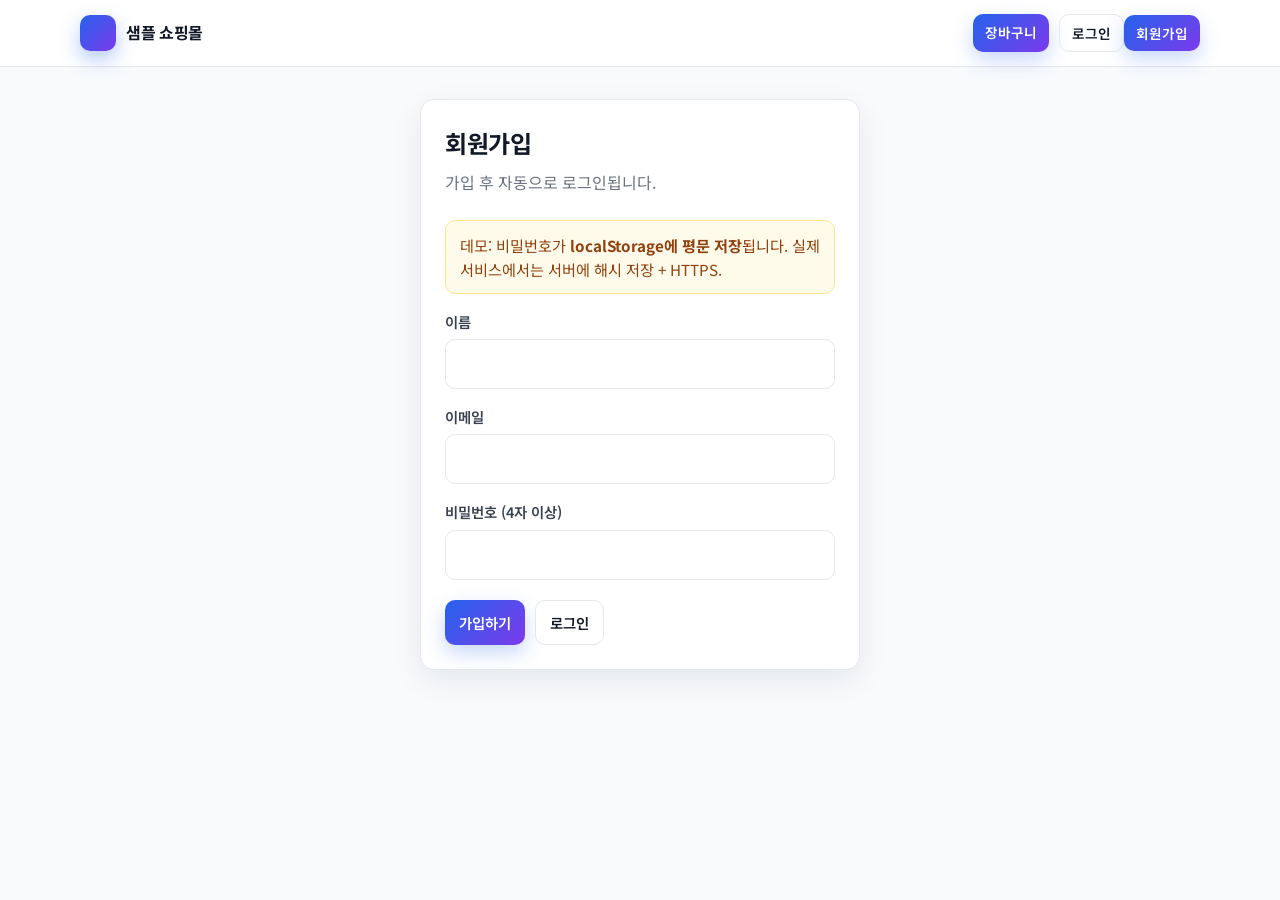
<file: signup.html>
<!DOCTYPE html>
<html lang="ko">
<head>
  <meta charset="UTF-8" />
  <meta name="viewport" content="width=device-width, initial-scale=1" />
  <title>회원가입 | 샘플 쇼핑몰</title>
  <link rel="preconnect" href="https://fonts.googleapis.com" />
  <link rel="preconnect" href="https://fonts.gstatic.com" crossorigin />
  <link href="https://fonts.googleapis.com/css2?family=Noto+Sans+KR:wght@400;600;700&display=swap" rel="stylesheet" />
  <link rel="stylesheet" href="css/styles.css" />
</head>
<body>
  <header>
    <div class="wrap nav">
      <a class="logo" href="index.html">
        <span class="logo-mark"></span>
        <span>샘플 쇼핑몰</span>
      </a>
      <div class="nav-actions" style="margin-left:auto;">
        <a class="btn btn-primary btn-sm" href="cart.html">장바구니 <span id="nav-cart-badge"></span></a>
        <span id="nav-auth"></span>
      </div>
    </div>
  </header>

  <main class="wrap auth-layout">
    <div class="card-panel">
      <h1 class="page-title">회원가입</h1>
      <p class="page-lead">가입 후 자동으로 로그인됩니다.</p>

      <div class="alert alert-warn">
        데모: 비밀번호가 <strong>localStorage에 평문 저장</strong>됩니다. 실제 서비스에서는 서버에 해시 저장 + HTTPS.
      </div>

      <form id="form-signup" novalidate>
        <div class="form-group">
          <label for="name">이름</label>
          <input type="text" id="name" name="name" required minlength="2" autocomplete="name" />
        </div>
        <div class="form-group">
          <label for="email">이메일</label>
          <input type="email" id="email" name="email" required autocomplete="email" />
        </div>
        <div class="form-group">
          <label for="password">비밀번호 (4자 이상)</label>
          <input type="password" id="password" name="password" required minlength="4" autocomplete="new-password" />
        </div>
        <p class="form-error" id="form-error">가입에 실패했습니다.</p>
        <div class="form-actions">
          <button type="submit" class="btn btn-primary">가입하기</button>
          <a class="btn" href="login.html">로그인</a>
        </div>
      </form>
    </div>
  </main>

  <script src="js/cart.js"></script>
  <script src="js/auth.js"></script>
  <script src="js/common.js"></script>
  <script>
    document.getElementById("form-signup").addEventListener("submit", function (e) {
      e.preventDefault();
      var err = document.getElementById("form-error");
      err.classList.remove("show");
      var name = document.getElementById("name").value;
      var email = document.getElementById("email").value;
      var password = document.getElementById("password").value;
      if (password.length < 4) {
        err.textContent = "비밀번호는 4자 이상으로 해 주세요.";
        err.classList.add("show");
        return;
      }
      var res = ShopAuth.register(name, email, password);
      if (!res.ok) {
        err.textContent = res.message;
        err.classList.add("show");
        return;
      }
      window.location.href = "mypage.html";
    });
  </script>
</body>
</html>
</file>
<file: css/styles.css>
:root {
  --bg: #0f1115;
  --card: #ffffff;
  --muted: #6b7280;
  --text: #111827;
  --accent: #2563eb;
  --accent-2: #7c3aed;
  --border: #e5e7eb;
  --radius: 14px;
  --shadow: 0 10px 30px rgba(15, 23, 42, 0.08);
  --danger: #dc2626;
  --ok: #059669;
}
* { box-sizing: border-box; }
body {
  margin: 0;
  font-family: "Noto Sans KR", system-ui, -apple-system, sans-serif;
  color: var(--text);
  background: #f8fafc;
  line-height: 1.6;
}
a { color: inherit; text-decoration: none; }
img { max-width: 100%; display: block; }
.wrap { max-width: 1120px; margin: 0 auto; padding: 0 20px; }

header {
  position: sticky;
  top: 0;
  z-index: 20;
  background: rgba(255, 255, 255, 0.9);
  backdrop-filter: blur(10px);
  border-bottom: 1px solid var(--border);
}
.nav {
  display: flex;
  align-items: center;
  justify-content: space-between;
  gap: 16px;
  padding: 14px 0;
}
.logo {
  display: flex;
  align-items: center;
  gap: 10px;
  font-weight: 700;
  letter-spacing: -0.02em;
}
.logo-mark {
  width: 36px; height: 36px;
  border-radius: 10px;
  background: linear-gradient(135deg, var(--accent), var(--accent-2));
  box-shadow: 0 8px 20px rgba(37, 99, 235, 0.35);
}
.nav-links {
  display: flex;
  gap: 18px;
  flex-wrap: wrap;
  font-size: 0.95rem;
  color: #374151;
}
.nav-links a:hover { color: var(--accent); }
.nav-links a.active { color: var(--accent); font-weight: 700; }
.nav-actions {
  display: flex;
  align-items: center;
  gap: 10px;
  flex-wrap: wrap;
  justify-content: flex-end;
}
.btn {
  border: 1px solid var(--border);
  background: #fff;
  padding: 10px 14px;
  border-radius: 10px;
  font-weight: 600;
  cursor: pointer;
  font-size: 0.9rem;
  font-family: inherit;
}
.btn-primary {
  border: none;
  color: #fff;
  background: linear-gradient(135deg, var(--accent), var(--accent-2));
  box-shadow: 0 8px 20px rgba(37, 99, 235, 0.25);
}
.btn-ghost { background: transparent; }
.btn-sm { padding: 8px 12px; font-size: 0.85rem; }
.btn-danger {
  border-color: #fecaca;
  background: #fef2f2;
  color: var(--danger);
}

.hero { padding: 48px 0 24px; }
.hero-grid {
  display: grid;
  grid-template-columns: 1.1fr 0.9fr;
  gap: 28px;
  align-items: center;
}
@media (max-width: 900px) {
  .hero-grid { grid-template-columns: 1fr; }
}
.hero h1 {
  margin: 0 0 12px;
  font-size: clamp(1.75rem, 2.6vw + 1rem, 2.6rem);
  letter-spacing: -0.03em;
  line-height: 1.2;
}
.hero p { margin: 0 0 20px; color: var(--muted); font-size: 1.05rem; }
.hero-badges { display: flex; flex-wrap: wrap; gap: 10px; margin-bottom: 18px; }
.badge {
  font-size: 0.85rem;
  padding: 6px 10px;
  border-radius: 999px;
  background: #eef2ff;
  color: #3730a3;
  border: 1px solid #e0e7ff;
}
.hero-card {
  background: var(--card);
  border-radius: var(--radius);
  border: 1px solid var(--border);
  box-shadow: var(--shadow);
  overflow: hidden;
}
.hero-card .img {
  aspect-ratio: 4/3;
  background: linear-gradient(135deg, #dbeafe, #ede9fe);
  display: grid;
  place-items: center;
  color: #1e3a8a;
  font-weight: 700;
  letter-spacing: -0.02em;
}
.hero-card .body { padding: 16px 18px 18px; }
.mini-row {
  display: flex;
  justify-content: space-between;
  gap: 12px;
  align-items: center;
}
.price { font-weight: 800; font-size: 1.15rem; }
.muted { color: var(--muted); font-size: 0.95rem; }

section { padding: 28px 0 8px; }
.section-head {
  display: flex;
  align-items: end;
  justify-content: space-between;
  gap: 16px;
  margin-bottom: 16px;
}
.section-head h2 { margin: 0; font-size: 1.35rem; letter-spacing: -0.02em; }
.link { color: var(--accent); font-weight: 700; font-size: 0.95rem; }

.cats {
  display: grid;
  grid-template-columns: repeat(4, 1fr);
  gap: 12px;
}
@media (max-width: 900px) { .cats { grid-template-columns: repeat(2, 1fr); } }
.cat {
  background: #fff;
  border: 1px solid var(--border);
  border-radius: var(--radius);
  padding: 14px;
  box-shadow: 0 6px 18px rgba(15, 23, 42, 0.05);
}
.cat strong { display: block; margin-bottom: 4px; }
.cat span { color: var(--muted); font-size: 0.9rem; }

.grid {
  display: grid;
  grid-template-columns: repeat(3, 1fr);
  gap: 14px;
}
@media (max-width: 900px) { .grid { grid-template-columns: repeat(2, 1fr); } }
@media (max-width: 520px) { .grid { grid-template-columns: 1fr; } }

.product {
  background: #fff;
  border: 1px solid var(--border);
  border-radius: var(--radius);
  overflow: hidden;
  box-shadow: 0 8px 22px rgba(15, 23, 42, 0.06);
  display: flex;
  flex-direction: column;
}
.thumb {
  aspect-ratio: 1/1;
  background: linear-gradient(180deg, #f8fafc, #eef2ff);
  display: grid;
  place-items: center;
  color: #334155;
  font-weight: 700;
}
.pbody { padding: 16px; display: grid; gap: 10px; flex: 1; }
.title { font-weight: 800; letter-spacing: -0.02em; }
.desc { color: var(--muted); font-size: 0.95rem; margin: 0; }
.row {
  display: flex;
  align-items: center;
  justify-content: space-between;
  gap: 10px;
  margin-top: auto;
}

footer {
  margin-top: 36px;
  padding: 28px 0 40px;
  border-top: 1px solid var(--border);
  background: #fff;
  color: #475569;
  font-size: 0.92rem;
}
.foot-grid {
  display: grid;
  grid-template-columns: 1.2fr 1fr;
  gap: 18px;
}
@media (max-width: 900px) { .foot-grid { grid-template-columns: 1fr; } }
footer small { display: block; margin-top: 6px; color: #94a3b8; }

/* 폼 · 카드 레이아웃 */
.page-title { margin: 0 0 8px; font-size: 1.5rem; letter-spacing: -0.02em; }
.page-lead { margin: 0 0 24px; color: var(--muted); }

.auth-layout {
  max-width: 440px;
  margin: 0 auto;
  padding: 32px 0 48px;
}
.card-panel {
  background: #fff;
  border: 1px solid var(--border);
  border-radius: var(--radius);
  padding: 24px;
  box-shadow: var(--shadow);
}
.form-group { margin-bottom: 16px; }
.form-group label {
  display: block;
  font-size: 0.9rem;
  font-weight: 600;
  margin-bottom: 6px;
  color: #374151;
}
.form-group input, .form-group select, .form-group textarea {
  width: 100%;
  padding: 12px 12px;
  border-radius: 10px;
  border: 1px solid var(--border);
  font-size: 1rem;
  font-family: inherit;
}
.form-group input:focus, .form-group textarea:focus {
  outline: 2px solid #bfdbfe;
  border-color: var(--accent);
}
.form-actions { display: flex; gap: 10px; flex-wrap: wrap; margin-top: 20px; }
.form-error {
  color: var(--danger);
  font-size: 0.9rem;
  margin-top: 8px;
  display: none;
}
.form-error.show { display: block; }

.alert {
  padding: 12px 14px;
  border-radius: 10px;
  font-size: 0.95rem;
  margin-bottom: 16px;
}
.alert-info { background: #eff6ff; border: 1px solid #bfdbfe; color: #1e40af; }
.alert-warn { background: #fffbeb; border: 1px solid #fde68a; color: #92400e; }

.table-wrap { overflow-x: auto; }
table.simple {
  width: 100%;
  border-collapse: collapse;
  background: #fff;
  border: 1px solid var(--border);
  border-radius: var(--radius);
  overflow: hidden;
}
table.simple th, table.simple td {
  padding: 12px 14px;
  text-align: left;
  border-bottom: 1px solid var(--border);
  font-size: 0.95rem;
}
table.simple th { background: #f8fafc; font-weight: 700; }
table.simple tr:last-child td { border-bottom: none; }

.split-2 {
  display: grid;
  grid-template-columns: 1fr 1fr;
  gap: 24px;
  align-items: start;
}
@media (max-width: 900px) { .split-2 { grid-template-columns: 1fr; } }

.user-pill {
  font-size: 0.85rem;
  color: #374151;
  max-width: 140px;
  overflow: hidden;
  text-overflow: ellipsis;
  white-space: nowrap;
}

.detail-hero {
  display: grid;
  grid-template-columns: 1fr 1fr;
  gap: 28px;
  padding: 24px 0 8px;
  align-items: start;
}
@media (max-width: 900px) { .detail-hero { grid-template-columns: 1fr; } }
.detail-thumb {
  aspect-ratio: 1/1;
  border-radius: var(--radius);
  background: linear-gradient(180deg, #f8fafc, #eef2ff);
  display: grid;
  place-items: center;
  font-weight: 800;
  color: #475569;
  border: 1px solid var(--border);
}
.qty-row { display: flex; align-items: center; gap: 10px; }
.qty-row input {
  width: 72px;
  padding: 8px;
  border-radius: 8px;
  border: 1px solid var(--border);
  font-size: 1rem;
}

.empty-state {
  text-align: center;
  padding: 48px 20px;
  color: var(--muted);
}
.empty-state strong { display: block; color: var(--text); margin-bottom: 8px; font-size: 1.1rem; }
</file>
